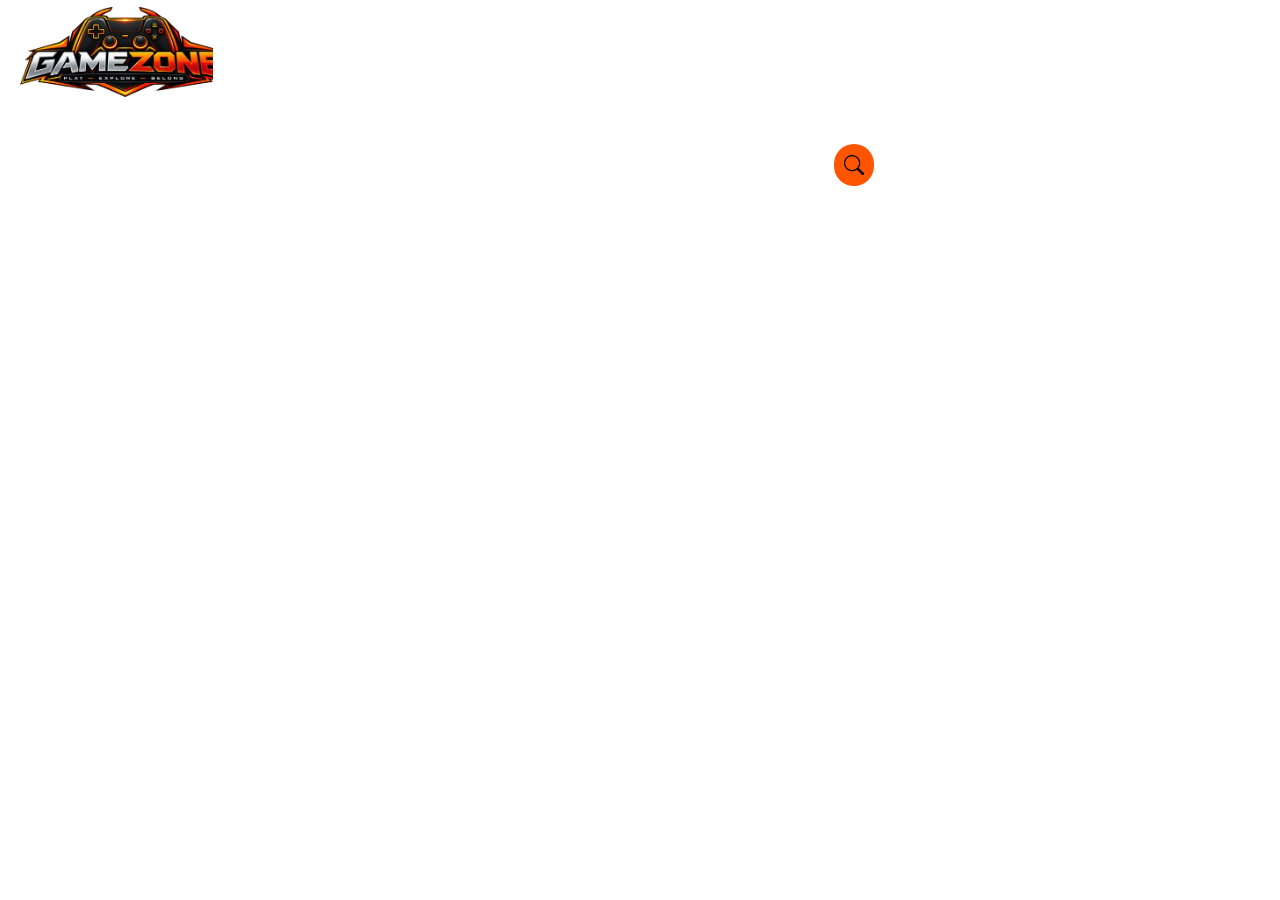
<file: header.html>
<!doctype html>
<link rel="stylesheet" href="header.css" />
<link
  rel="stylesheet"
  href="https://cdn.jsdelivr.net/npm/bootstrap-icons@1.13.1/font/bootstrap-icons.min.css" />
<div class="header-layout">
<div class="topbar">
  <div>
    <a href="trending.html"><h3>Trending</h3></a>
  </div>
  <div>
    <a href="preorders.html"><h3>Preorders</h3></a>
  </div>
  <div>
    <a href="upcoming.html"><h3>Upcoming</h3></a>
  </div>
  <div>
    <a href="blog.html"><h3>Blog</h3></a>
  </div>
  <div>
    <a href="dailydeals.html"><h3>Dialy Deals</h3></a>
  </div>
</div>

<div class="navbar">
  <div class="navbars navbar1">
    <img src="./images/logo.png" alt="logo" />
  </div>
  <div class="navbars navbar2">
    <a href="cart.html"><i class="bi bi-cart4"></i></a>
  </div>
  <div class="navbars navbar3">
    <a href="login.html"><i class="bi bi-person-fill"></i></a>
  </div>
</div>

<div class="overlaybar">
  <div class="overlaybars">
    <a href="pc.html"
      ><i class="bi bi-tv"></i>
      <h3>Pc</h3></a
    >
  </div>
  <div class="overlaybars">
    <a href="playstation.html"
      ><i class="bi bi-playstation"></i>
      <h3>PlayStation</h3></a
    >
  </div>
  <div class="overlaybars">
    <a href="xbox.html"
      ><i class="bi bi-xbox"></i>
      <h3>Xbox</h3></a
    >
  </div>
  <div class="overlaybars">
    <a href="nintendo.html"
      ><i class="bi bi-nintendo-switch"></i>
      <h3>Nintendo</h3></a
    >
  </div>
  <div class="overlaybarsearch"><i class="bi bi-search"></i></div>
</div>
</div>
</file>
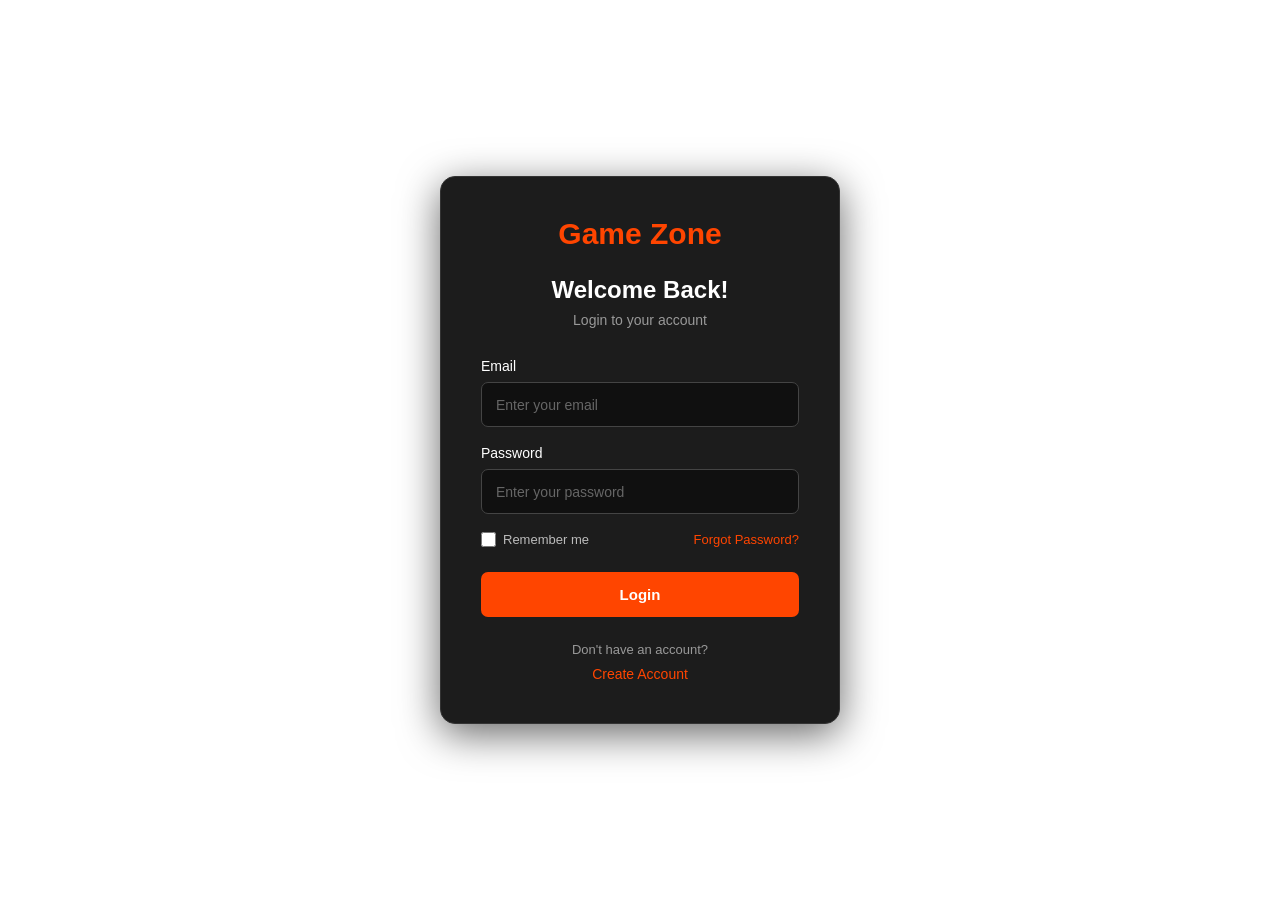
<file: login.html>
<!DOCTYPE html>
<html lang="en">
<head>
    <meta charset="UTF-8">
    <meta name="viewport" content="width=device-width, initial-scale=1.0">
    <title>GameZone - Login</title>
    <link rel="stylesheet" href="login.css">
</head>

<body>

    <div class="outerbox">

        <h3>Game Zone</h3>

        <h3>Welcome Back!</h3>

        <h3>Login to your account</h3>

        <div>
            <h3>Email</h3>
            <input
                type="email"
                placeholder="Enter your email">
        </div>

        <div>
            <h3>Password</h3>
            <input
                type="password"
                placeholder="Enter your password">
        </div>

        <div class="login-options">

            <label>
                <input type="checkbox">
                <span>Remember me</span>
            </label>

            <a href="#">Forgot Password?</a>

        </div>

        <button type="button">
            Login
        </button>

        <h3>Don't have an account?</h3>

        <a href="register.html">
            Create Account
        </a>

    </div>

</body>
</html>
</file>
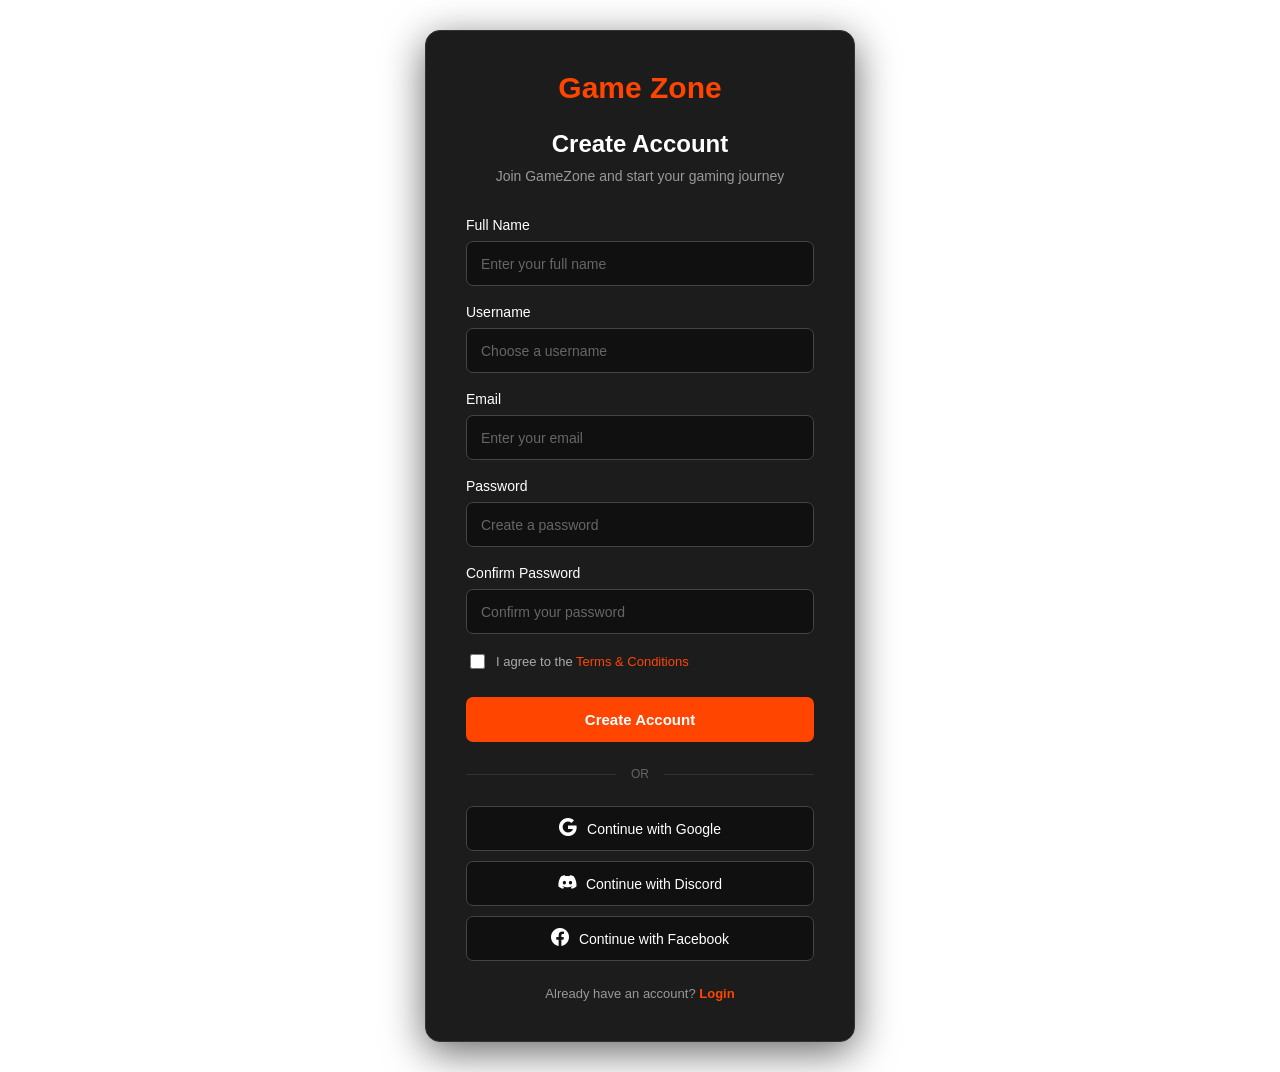
<file: register.html>
<!DOCTYPE html>
<html lang="en">

<head>
    <meta charset="UTF-8">
    <meta name="viewport" content="width=device-width, initial-scale=1.0">
    <title>GameZone - Register</title>

    <link rel="stylesheet" href="register.css">

    <link
        rel="stylesheet"
        href="https://cdn.jsdelivr.net/npm/bootstrap-icons@1.13.1/font/bootstrap-icons.min.css">
</head>

<body>

    <div class="register-box">

        <h1>Game Zone</h1>

        <h2>Create Account</h2>

        <p class="subtitle">
            Join GameZone and start your gaming journey
        </p>

        <form>

            <div class="input-group">
                <label for="fullname">Full Name</label>
                <input
                    type="text"
                    id="fullname"
                    name="fullname"
                    placeholder="Enter your full name"
                    required>
            </div>

            <div class="input-group">
                <label for="username">Username</label>
                <input
                    type="text"
                    id="username"
                    name="username"
                    placeholder="Choose a username"
                    required>
            </div>

            <div class="input-group">
                <label for="email">Email</label>
                <input
                    type="email"
                    id="email"
                    name="email"
                    placeholder="Enter your email"
                    required>
            </div>

            <div class="input-group">
                <label for="password">Password</label>
                <input
                    type="password"
                    id="password"
                    name="password"
                    placeholder="Create a password"
                    required>
            </div>

            <div class="input-group">
                <label for="confirm-password">Confirm Password</label>
                <input
                    type="password"
                    id="confirm-password"
                    name="confirm-password"
                    placeholder="Confirm your password"
                    required>
            </div>

            <label class="terms">
                <input type="checkbox" required>

                <span>
                    I agree to the
                    <a href="#">Terms & Conditions</a>
                </span>
            </label>

            <button type="submit" class="register-btn">
                Create Account
            </button>

        </form>

        <div class="divider">
            <span>OR</span>
        </div>

        <div class="social-login">

            <button type="button" class="social-btn google">
                <i class="bi bi-google"></i>
                Continue with Google
            </button>

            <button type="button" class="social-btn discord">
                <i class="bi bi-discord"></i>
                Continue with Discord
            </button>

            <button type="button" class="social-btn facebook">
                <i class="bi bi-facebook"></i>
                Continue with Facebook
            </button>

        </div>

        <p class="login-text">
            Already have an account?
            <a href="login.html">Login</a>
        </p>

    </div>

</body>

</html>
</file>
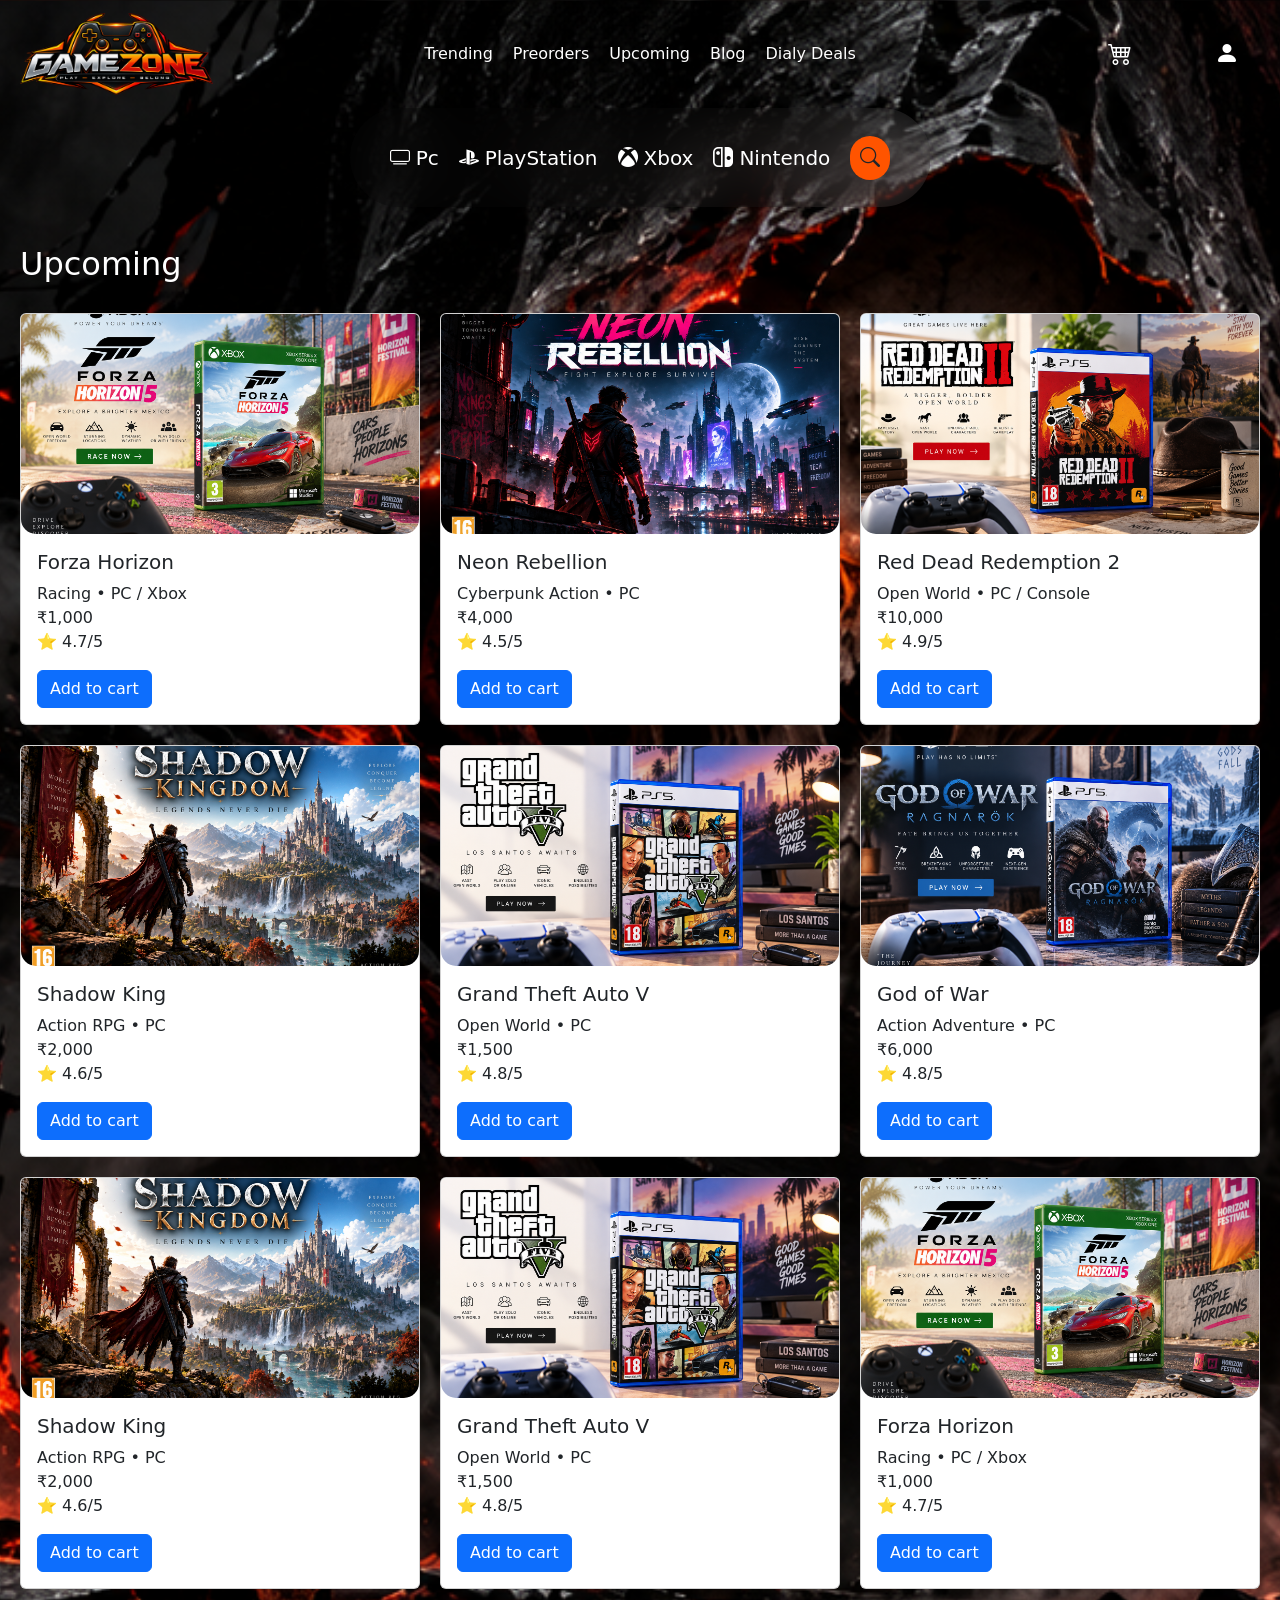
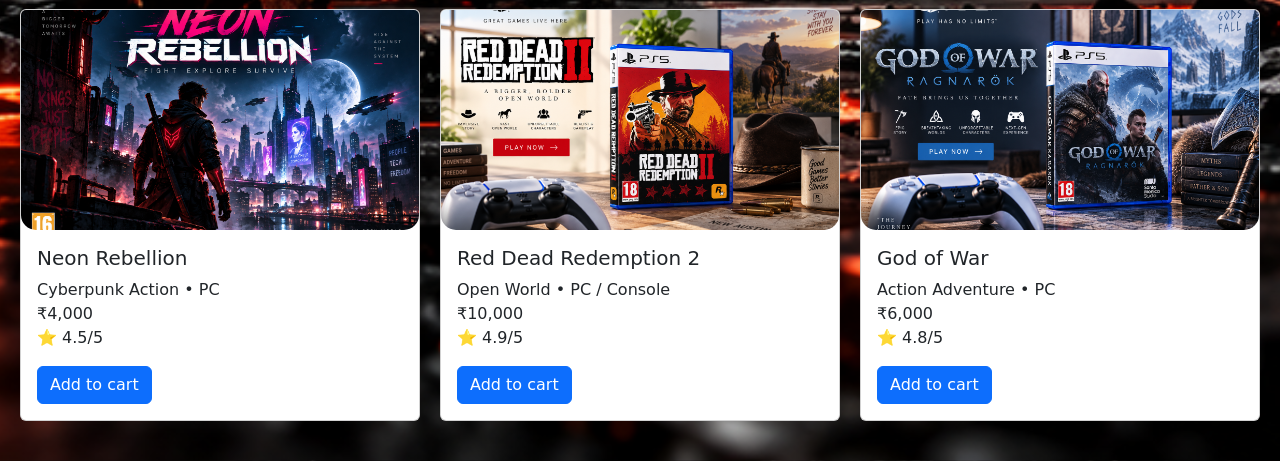
<file: upcoming.html>
<!doctype html>
<html lang="en">
  <head>
    <meta charset="UTF-8" />
    <meta name="viewport" content="width=device-width, initial-scale=1.0" />
    <title>Upcoming</title>
    <link
      rel="stylesheet"
      href="https://cdn.jsdelivr.net/npm/bootstrap-icons@1.13.1/font/bootstrap-icons.min.css" />
    <link
      href="https://cdn.jsdelivr.net/npm/bootstrap@5.3.8/dist/css/bootstrap.min.css"
      rel="stylesheet"
      integrity="sha384-sRIl4kxILFvY47J16cr9ZwB07vP4J8+LH7qKQnuqkuIAvNWLzeN8tE5YBujZqJLB"
      crossorigin="anonymous" />
    <link rel="stylesheet" href="upcoming.css" />
    <link rel="stylesheet" href="header.css" />
  </head>
  <body>
    <div id="header"></div>
    <h1>Upcoming</h1>
    <div class="home">
      <div class="card">
        <img
          src="./images/forzahorizan.png"
          class="card-img-top"
          alt="Forza Horizon" />

        <div class="card-body">
          <h5 class="card-title">Forza Horizon</h5>

          <p class="card-text">
            Racing • PC / Xbox<br />
            ₹1,000<br />
            ⭐ 4.7/5
          </p>

          <a href="#" class="btn btn-primary">Add to cart</a>
        </div>
      </div>

      <div class="card">
        <img
          src="./images/neonrebellon.png"
          class="card-img-top"
          alt="Neon Rebellion" />

        <div class="card-body">
          <h5 class="card-title">Neon Rebellion</h5>

          <p class="card-text">
            Cyberpunk Action • PC<br />
            ₹4,000<br />
            ⭐ 4.5/5
          </p>

          <a href="#" class="btn btn-primary">Add to cart</a>
        </div>
      </div>

      <div class="card">
        <img
          src="./images/reddead2.png"
          class="card-img-top"
          alt="Red Dead Redemption 2" />

        <div class="card-body">
          <h5 class="card-title">Red Dead Redemption 2</h5>

          <p class="card-text">
            Open World • PC / Console<br />
            ₹10,000<br />
            ⭐ 4.9/5
          </p>

          <a href="#" class="btn btn-primary">Add to cart</a>
        </div>
      </div>

      <div class="card">
        <img
          src="./images/shadowking.png"
          class="card-img-top"
          alt="Shadow King" />

        <div class="card-body">
          <h5 class="card-title">Shadow King</h5>

          <p class="card-text">
            Action RPG • PC<br />
            ₹2,000<br />
            ⭐ 4.6/5
          </p>

          <a href="#" class="btn btn-primary">Add to cart</a>
        </div>
      </div>

      <div class="card">
        <img
          src="./images/gta5.png"
          class="card-img-top"
          alt="Grand Theft Auto V" />

        <div class="card-body">
          <h5 class="card-title">Grand Theft Auto V</h5>

          <p class="card-text">
            Open World • PC<br />
            ₹1,500<br />
            ⭐ 4.8/5
          </p>

          <a href="#" class="btn btn-primary">Add to cart</a>
        </div>
      </div>

      <div class="card">
        <img
          src="./images/godofwar.png"
          class="card-img-top"
          alt="God of War" />

        <div class="card-body">
          <h5 class="card-title">God of War</h5>

          <p class="card-text">
            Action Adventure • PC<br />
            ₹6,000<br />
            ⭐ 4.8/5
          </p>

          <a href="#" class="btn btn-primary">Add to cart</a>
        </div>
      </div>
      <div class="card">
        <img
          src="./images/shadowking.png"
          class="card-img-top"
          alt="Shadow King" />

        <div class="card-body">
          <h5 class="card-title">Shadow King</h5>

          <p class="card-text">
            Action RPG • PC<br />
            ₹2,000<br />
            ⭐ 4.6/5
          </p>

          <a href="#" class="btn btn-primary">Add to cart</a>
        </div>
      </div>

      <div class="card">
        <img
          src="./images/gta5.png"
          class="card-img-top"
          alt="Grand Theft Auto V" />

        <div class="card-body">
          <h5 class="card-title">Grand Theft Auto V</h5>

          <p class="card-text">
            Open World • PC<br />
            ₹1,500<br />
            ⭐ 4.8/5
          </p>

          <a href="#" class="btn btn-primary">Add to cart</a>
        </div>
      </div>

      <div class="card">
        <img
          src="./images/forzahorizan.png"
          class="card-img-top"
          alt="Forza Horizon" />

        <div class="card-body">
          <h5 class="card-title">Forza Horizon</h5>

          <p class="card-text">
            Racing • PC / Xbox<br />
            ₹1,000<br />
            ⭐ 4.7/5
          </p>

          <a href="#" class="btn btn-primary">Add to cart</a>
        </div>
      </div>

      <div class="card">
        <img
          src="./images/neonrebellon.png"
          class="card-img-top"
          alt="Neon Rebellion" />

        <div class="card-body">
          <h5 class="card-title">Neon Rebellion</h5>

          <p class="card-text">
            Cyberpunk Action • PC<br />
            ₹4,000<br />
            ⭐ 4.5/5
          </p>

          <a href="#" class="btn btn-primary">Add to cart</a>
        </div>
      </div>

      <div class="card">
        <img
          src="./images/reddead2.png"
          class="card-img-top"
          alt="Red Dead Redemption 2" />

        <div class="card-body">
          <h5 class="card-title">Red Dead Redemption 2</h5>

          <p class="card-text">
            Open World • PC / Console<br />
            ₹10,000<br />
            ⭐ 4.9/5
          </p>

          <a href="#" class="btn btn-primary">Add to cart</a>
        </div>
      </div>

      <div class="card">
        <img
          src="./images/godofwar.png"
          class="card-img-top"
          alt="God of War" />

        <div class="card-body">
          <h5 class="card-title">God of War</h5>

          <p class="card-text">
            Action Adventure • PC<br />
            ₹6,000<br />
            ⭐ 4.8/5
          </p>
          <a href="#" class="btn btn-primary">Add to cart</a>
        </div>
      </div>
    </div>
    <script src="script.js"></script>
    <script
      src="https://cdn.jsdelivr.net/npm/bootstrap@5.3.8/dist/js/bootstrap.bundle.min.js"
      integrity="sha384-FKyoEForCGlyvwx9Hj09JcYn3nv7wiPVlz7YYwJrWVcXK/BmnVDxM+D2scQbITxI"
      crossorigin="anonymous"></script>
    <script
      src="https://cdn.jsdelivr.net/npm/@popperjs/core@2.11.8/dist/umd/popper.min.js"
      integrity="sha384-I7E8VVD/ismYTF4hNIPjVp/Zjvgyol6VFvRkX/vR+Vc4jQkC+hVqc2pM8ODewa9r"
      crossorigin="anonymous"></script>
    <script
      src="https://cdn.jsdelivr.net/npm/bootstrap@5.3.8/dist/js/bootstrap.min.js"
      integrity="sha384-G/EV+4j2dNv+tEPo3++6LCgdCROaejBqfUeNjuKAiuXbjrxilcCdDz6ZAVfHWe1Y"
      crossorigin="anonymous"></script>
  </body>
</html>
</file>
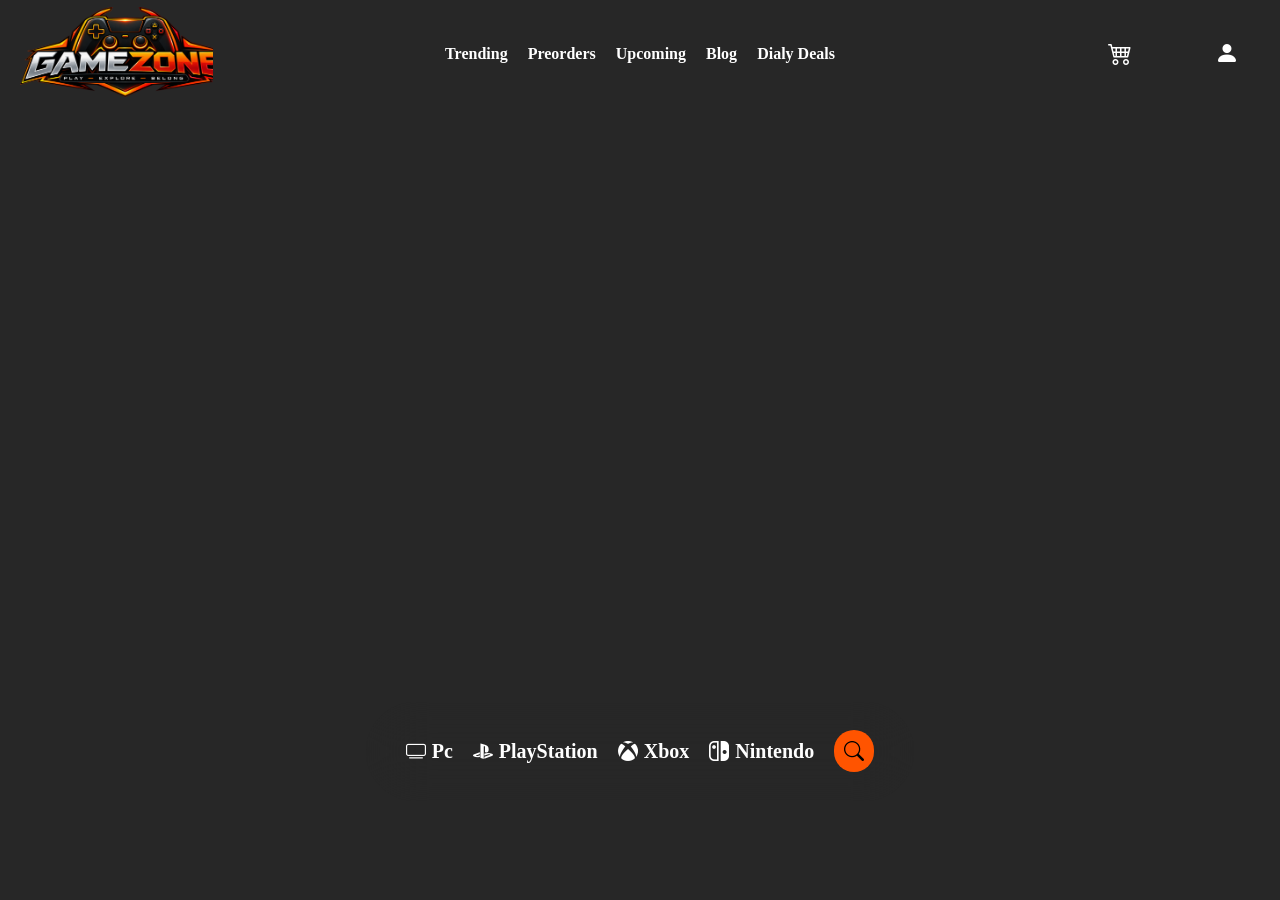
<file: xbox.html>
<!doctype html>
<html lang="en">
  <head>
    <meta charset="UTF-8" />
    <meta name="viewport" content="width=device-width, initial-scale=1.0" />
    <title>gamezone</title>
    <link rel="stylesheet" href="index.css" />
    <link rel="stylesheet" href="header.css" />
    <link
      rel="stylesheet"
      href="https://cdn.jsdelivr.net/npm/bootstrap-icons@1.13.1/font/bootstrap-icons.min.css" />
  </head>
  <body>
    <div class="topbar">
      <div>
        <a href="trending.html"><h3>Trending</h3></a>
      </div>
      <div>
        <a href="preorders.html"><h3>Preorders</h3></a>
      </div>
      <div>
        <a href="upcoming.html"><h3>Upcoming</h3></a>
      </div>
      <div>
        <a href="blog.html"><h3>Blog</h3></a>
      </div>
      <div>
        <a href="dailydeals.html"><h3>Dialy Deals</h3></a>
      </div>
    </div>

    <div class="navbar">
      <div class="navbars navbar1">
        <img src="./images/logo.png" alt="logo" />
      </div>
      <div class="navbars navbar2">
        <a href="cart.html"><i class="bi bi-cart4"></i></a>
      </div>
      <div class="navbars navbar3">
        <a href="login.html"><i class="bi bi-person-fill"></i></a>
      </div>
    </div>

    <div class="overlaybar">
      <div class="overlaybars">
        <a href="pc.html"
          ><i class="bi bi-tv"></i>
          <h3>Pc</h3></a
        >
      </div>
      <div class="overlaybars">
        <a href="playstation.html"
          ><i class="bi bi-playstation"></i>
          <h3>PlayStation</h3></a
        >
      </div>
      <div class="overlaybars">
        <a href="xbox.html"
          ><i class="bi bi-xbox"></i>
          <h3>Xbox</h3></a
        >
      </div>
      <div class="overlaybars">
        <a href="nintendo.html"
          ><i class="bi bi-nintendo-switch"></i>
          <h3>Nintendo</h3></a
        >
      </div>
      <div class="overlaybarsearch"><i class="bi bi-search"></i></div>
    </div>

    <div class="home">
      <div class="products"></div>
      <div class="products"></div>
      <div class="products"></div>
      <div class="products"></div>
      <div class="products"></div>
      <div class="products"></div>
      <div class="products"></div>
      <div class="products"></div>
      <div class="products"></div>
      <div class="products"></div>
      <div class="products"></div>
      <div class="products"></div>
      <div class="products"></div>
      <div class="products"></div>
      <div class="products"></div>
      <div class="products"></div>
    </div>
    <script src="script.js"></script>
  </body>
</html>
</file>
<file: header.css>
.header-layout {
  margin: 0;
  display: grid;
  grid-template-columns: repeat(12, 1fr);
  grid-template-rows: 12vh 10vh minmax(0, 1fr);
  height: 25vh;
  gap: 0;
  background-color: transparent;
  /* background-color: black; */
}

.header-layout::-webkit-scrollbar {
  display: none;
}

a {
  text-decoration: none;
  color: white;
}

.topbar {
  position: sticky;
  background-color: transparent;
  grid-area: 1/4/2/10;
  height: 10vh;
  z-index: 2;
  display: grid;
  grid-auto-flow: column;
  justify-content: center;
  align-items: center;
  gap: 20px;
}

.topbar h3 {
  color: white;
  font-size: 16px;
  margin: 0;
}

.navbar {
  position: fixed;
  top: 0;
  left: 0;
  width: 100%;
  background-color: transparent;
  transition: background-color 0.3s ease;
  grid-area: 1/1/2/13;
  height: 12vh;
  z-index: 1;
  display: grid !important;
  grid-auto-flow: column;
  grid-template-columns: repeat(12, 1fr);
  align-items: center;
}

.navbars {
  overflow: hidden;
}
.navbar1 {
  margin-left: 20px;
  grid-column: 1/3;
}

.navbar1 img {
  max-width: 20vw;
  max-height: 10vh;
}

.navbar2 {
  grid-column: 11/12;
  justify-self: center;
  display: flex !important;
  align-items: center;
  justify-content: center;
}

.navbar2 .bi-cart4 {
  font-size: 24px;
  color: white;
}

.navbar3 {
  grid-column: 12/13;
  justify-self: center;
  display: flex !important;
  align-items: center;
  justify-content: center;
}

.navbar3 .bi-person-fill {
  font-size: 24px;
  color: white;
}

.overlaybar {
  position: sticky;
  top: 0;
  border-radius: 50px;
  grid-area: 2/4/3/10;
  justify-self: center;
  width: fit-content;
  padding: 0 40px;
  height: 11vh;
  backdrop-filter: blur(30px);
  z-index: 1;
  display: flex;
  justify-content: center;
  align-items: center;
  gap: 20px;
  cursor: pointer;
  font-size: 70px;
  transition: top 0.3s ease;
}

.is-scrolled .navbar {
  background-color: rgba(0, 0, 0, 0.8);
}

.is-scrolled .overlaybar {
  position: fixed;
  top: 1vh;
  left: 50%;
  width: fit-content;
  z-index: 3;
  /* background-color: transparent; */
  backdrop-filter: blur(0px);
  transform: translateX(-50%) scale(0.9);
}

.overlaybars {
  border-radius: 20px;
  color: white;
}

.overlaybarsearch .bi-search {
  padding: 10px;
  border-radius: 50px;
  background-color: #ff5400;
  font-size: 20px;
}

.overlaybars a {
  display: flex;
  align-items: center;
  gap: 6px;
  white-space: nowrap;
}

.overlaybars h3 {
  margin: 0;
  font-size: 20px;
}

.overlaybars i {
  font-size: 20px;
}

.overlaybarsearch {
  font-size: 20px;
  justify-content: center;
  align-items: center;
}

.overlaybars:hover {
  background-color: gray;
}

.overlaybarsearch:hover {
  transform: scale(1.2);
}

/* Mobile devices (phones and small tablets) */
@media (max-width: 768px) {
  .header-layout {
    grid-template-rows: 10vh minmax(0, 1fr);
    height: auto;
    min-height: 10vh;
  }

  .topbar {
    display: none;
  }

  .navbar {
    height: 10vh;
    grid-area: 1/1/2/13;
  }

  .navbar1 {
    margin-left: 15px;
    grid-column: 1/4;
  }

  .navbar1 img {
    max-width: 30vw;
    max-height: 8vh;
  }

  .navbar2 {
    grid-column: 10/12;
  }

  .navbar3 {
    grid-column: 12/13;
  }

  .navbar2 .bi-cart4,
  .navbar3 .bi-person-fill {
    font-size: 24px;
  }

  .overlaybar {
    top: 10vh;
    width: 100%;
    height: 10vh;
    padding: 0 10px;
    gap: 15px;
    border-radius: 0;
    margin: 0;
    flex-wrap: nowrap;
    justify-content: space-around;
    background-color: rgba(0, 0, 0, 0.9);
    backdrop-filter: blur(10px);
  }

  .is-scrolled .overlaybar {
    position: fixed;
    top: 10vh;
    left: 0;
    transform: none;
    width: 100%;
    background-color: rgba(0, 0, 0, 0.95);
  }

  .overlaybars a {
    gap: 4px;
    flex-direction: column;
  }

  .overlaybars h3 {
    font-size: 10px;
    margin: 0;
  }

  .overlaybars i {
    font-size: 16px;
  }

  .overlaybarsearch {
    display: none;
  }
}

/* Tablet devices */
@media (min-width: 769px) and (max-width: 1024px) {
  .header-layout {
    grid-template-rows: 10vh 9vh minmax(0, 1fr);
    height: 19vh;
  }

  .topbar {
    grid-area: 1/3/2/11;
    height: 10vh;
    gap: 8px;
  }

  .topbar h3 {
    font-size: 11px;
  }

  .navbar {
    height: 10vh;
  }

  .navbar1 img {
    max-width: 19vw;
    max-height: 9vh;
  }

  .navbar2 .bi-cart4,
  .navbar3 .bi-person-fill {
    font-size: 22px;
  }

  .overlaybar {
    width: fit-content;
    height: 9vh;
    padding: 0 18px;
    gap: 6px;
  }

  .is-scrolled .overlaybar {
    position: fixed;
    top: 1vh;
    left: 50%;
    transform: translateX(-50%);
    width: fit-content;
  }

  .overlaybars h3 {
    font-size: 13px;
  }

  .overlaybars i {
    font-size: 13px;
  }

  .overlaybarsearch .bi-search {
    padding: 9px;
    font-size: 13px;
  }
}

/* Desktop devices */
@media (min-width: 1025px) {
  .header-layout {
    grid-template-rows: 12vh 10vh minmax(0, 1fr);
    height: 22vh;
  }

  .topbar {
    grid-area: 1/4/2/10;
    height: 12vh;
    gap: 20px;
  }

  .topbar h3 {
    font-size: 16px;
  }

  .navbar {
    height: 12vh;
  }

  .navbar1 img {
    max-width: 20vw;
    max-height: 10vh;
  }

  .navbar2 .bi-cart4,
  .navbar3 .bi-person-fill {
    font-size: 24px;
  }

  .overlaybar {
    height: 11vh;
    padding: 0 40px;
    gap: 20px;
    font-size: 20px;
  }

  .is-scrolled .overlaybar {
    position: fixed;
    top: 1vh;
    left: 50%;
    transform: translateX(-50%) scale(0.9);
    width: fit-content;
  }

  .overlaybars h3 {
    font-size: 20px;
  }

  .overlaybars i {
    font-size: 20px;
  }

  .overlaybarsearch .bi-search {
    padding: 10px;
    font-size: 20px;
  }
}
</file>
<file: login.css>
* {
  box-sizing: border-box;
}

body {
  margin: 0;
  min-height: 100vh;
  display: flex;
  justify-content: center;
  align-items: center;
  /* background: #101010; */
  font-family: Arial, sans-serif;
  color: white;
}

.outerbox {
  width: 400px;
  padding: 40px;
  background: #1c1c1c;
  border: 1px solid #333;
  border-radius: 15px;
  box-shadow: 0 10px 40px rgba(0, 0, 0, 0.6);
  text-align: center;
}

.outerbox > h3:first-child {
  margin: 0 0 25px;
  font-size: 30px;
  color: orangered;
}

.outerbox > h3:nth-child(2) {
  margin: 0 0 8px;
  font-size: 24px;
}

.outerbox > h3:nth-child(3) {
  margin: 0 0 30px;
  font-size: 14px;
  font-weight: normal;
  color: #999;
}

.outerbox > div:not(.login-options) {
  text-align: left;
  margin-bottom: 18px;
}

.outerbox > div:not(.login-options) h3 {
  margin: 0 0 8px;
  font-size: 14px;
  font-weight: normal;
  color: white;
}

.outerbox input[type="email"],
.outerbox input[type="password"] {
  width: 100%;
  height: 45px;
  padding: 0 14px;
  border: 1px solid #444;
  border-radius: 7px;
  outline: none;
  background: #101010;
  color: white;
  font-size: 14px;
}

.outerbox input::placeholder {
  color: #666;
}

.outerbox input[type="email"]:focus,
.outerbox input[type="password"]:focus {
  border-color: orangered;
  box-shadow: 0 0 5px rgba(255, 69, 0, 0.3);
}

.login-options {
  display: flex;
  justify-content: space-between;
  align-items: center;
  margin: 5px 0 25px;
}

.login-options label {
  display: flex;
  align-items: center;
  gap: 7px;
  color: #bbb;
  font-size: 13px;
  cursor: pointer;
}

.login-options label input[type="checkbox"] {
  width: 15px;
  height: 15px;
  margin: 0;
  accent-color: orangered;
  cursor: pointer;
}

.login-options a {
  color: orangered;
  font-size: 13px;
  text-decoration: none;
}

.login-options a:hover {
  text-decoration: underline;
}

.outerbox button {
  width: 100%;
  height: 45px;
  border: none;
  border-radius: 7px;
  background: orangered;
  color: white;
  font-size: 15px;
  font-weight: bold;
  cursor: pointer;
  transition: 0.3s;
}

.outerbox button:hover {
  background: #ff5722;
  transform: translateY(-2px);
}

.outerbox > h3:nth-last-of-type(1) {
  margin: 25px 0 8px;
  font-size: 13px;
  font-weight: normal;
  color: #999;
}

.outerbox > a {
  color: orangered;
  font-size: 14px;
  text-decoration: none;
}

.outerbox > a:hover {
  text-decoration: underline;
}

/* Mobile devices (phones and small tablets) */
@media (max-width: 768px) {
  .outerbox {
    width: calc(100% - 30px);
    padding: 30px 25px;
  }

  .outerbox > h3:first-child {
    font-size: 27px;
  }

  .outerbox > h3:nth-child(2) {
    font-size: 21px;
  }

  .outerbox > h3:nth-child(3) {
    font-size: 14px;
  }

  .outerbox > div:not(.login-options) h3 {
    font-size: 14px;
  }

  .outerbox input[type="email"],
  .outerbox input[type="password"] {
    height: 45px;
    font-size: 14px;
  }

  .login-options {
    gap: 13px;
  }

  .login-options label {
    font-size: 13px;
  }

  .login-options a {
    font-size: 13px;
  }

  .outerbox button {
    height: 45px;
    font-size: 15px;
  }

  .outerbox > h3:nth-last-of-type(1) {
    font-size: 13px;
  }

  .outerbox > a {
    font-size: 14px;
  }
}

/* Tablet devices */
@media (min-width: 769px) and (max-width: 1024px) {
  .outerbox {
    width: 390px;
    padding: 38px 32px;
  }

  .outerbox > h3:first-child {
    font-size: 30px;
  }

  .outerbox > h3:nth-child(2) {
    font-size: 24px;
  }

  .outerbox > h3:nth-child(3) {
    font-size: 14px;
  }

  .outerbox > div:not(.login-options) h3 {
    font-size: 14px;
  }

  .outerbox input[type="email"],
  .outerbox input[type="password"] {
    height: 45px;
    font-size: 14px;
  }

  .login-options {
    gap: 15px;
  }

  .login-options label {
    font-size: 13px;
  }

  .login-options a {
    font-size: 13px;
  }

  .outerbox button {
    height: 45px;
    font-size: 15px;
  }

  .outerbox > h3:nth-last-of-type(1) {
    font-size: 13px;
  }

  .outerbox > a {
    font-size: 14px;
  }
}

/* Desktop devices */
@media (min-width: 1025px) {
  .outerbox {
    width: 400px;
    padding: 40px;
  }

  .outerbox > h3:first-child {
    font-size: 30px;
  }

  .outerbox > h3:nth-child(2) {
    font-size: 24px;
  }

  .outerbox > h3:nth-child(3) {
    font-size: 14px;
  }

  .outerbox > div:not(.login-options) h3 {
    font-size: 14px;
  }

  .outerbox input[type="email"],
  .outerbox input[type="password"] {
    height: 45px;
    font-size: 14px;
  }

  .login-options {
    gap: 17px;
  }

  .login-options label {
    font-size: 13px;
  }

  .login-options a {
    font-size: 13px;
  }

  .outerbox button {
    height: 45px;
    font-size: 15px;
  }

  .outerbox > h3:nth-last-of-type(1) {
    font-size: 13px;
  }

  .outerbox > a {
    font-size: 14px;
  }
}
</file>
<file: register.css>
* {
  box-sizing: border-box;
}

body {
  margin: 0;
  min-height: 100vh;
  display: flex;
  justify-content: center;
  align-items: center;
  padding: 30px 15px;
  /* background: #101010; */
  color: white;
  font-family: Arial, sans-serif;
}

.register-box {
  width: 430px;
  padding: 40px;
  background: #1c1c1c;
  border: 1px solid #333;
  border-radius: 15px;
  box-shadow: 0 10px 40px rgba(0, 0, 0, 0.6);
}

.register-box h1 {
  margin: 0 0 25px;
  text-align: center;
  font-size: 30px;
  color: orangered;
}

.register-box h2 {
  margin: 0 0 8px;
  text-align: center;
  font-size: 24px;
}

.subtitle {
  margin: 0 0 30px;
  text-align: center;
  color: #999;
  font-size: 14px;
  line-height: 1.5;
}

.input-group {
  margin-bottom: 18px;
}

.input-group label {
  display: block;
  margin-bottom: 8px;
  color: white;
  font-size: 14px;
}

.input-group input {
  width: 100%;
  height: 45px;
  padding: 0 14px;
  border: 1px solid #444;
  border-radius: 7px;
  outline: none;
  background: #101010;
  color: white;
  font-size: 14px;
}

.input-group input::placeholder {
  color: #666;
}

.input-group input:focus {
  border-color: orangered;
  box-shadow: 0 0 5px rgba(255, 69, 0, 0.3);
}

.terms {
  display: flex;
  align-items: flex-start;
  gap: 8px;
  margin: 5px 0 25px;
  color: #aaa;
  font-size: 13px;
  line-height: 1.5;
  cursor: pointer;
}

.terms input {
  width: 15px;
  height: 15px;
  margin-top: 2px;
  accent-color: orangered;
  cursor: pointer;
  flex-shrink: 0;
}

.terms a {
  color: orangered;
  text-decoration: none;
}

.terms a:hover {
  text-decoration: underline;
}

.register-btn {
  width: 100%;
  height: 45px;
  border: none;
  border-radius: 7px;
  background: orangered;
  color: white;
  font-size: 15px;
  font-weight: bold;
  cursor: pointer;
  transition: 0.3s;
}

.register-btn:hover {
  background: #ff5722;
  transform: translateY(-2px);
}

.divider {
  display: flex;
  align-items: center;
  gap: 15px;
  margin: 25px 0;
  color: #666;
  font-size: 12px;
}

.divider::before,
.divider::after {
  content: "";
  flex: 1;
  height: 1px;
  background: #333;
}

.social-login {
  display: flex;
  flex-direction: column;
  gap: 10px;
}

.social-btn {
  width: 100%;
  height: 45px;
  border: 1px solid #444;
  border-radius: 7px;
  background: #101010;
  color: white;
  font-size: 14px;
  cursor: pointer;
  display: flex;
  align-items: center;
  justify-content: center;
  gap: 10px;
  transition: 0.3s;
}

.social-btn i {
  font-size: 18px;
}

.social-btn:hover {
  background: #272727;
  border-color: #666;
  transform: translateY(-1px);
}

.google:hover {
  border-color: #4285f4;
}

.discord:hover {
  border-color: #5865f2;
}

.facebook:hover {
  border-color: #1877f2;
}

.login-text {
  margin: 25px 0 0;
  text-align: center;
  color: #999;
  font-size: 13px;
}

.login-text a {
  color: orangered;
  text-decoration: none;
  font-weight: bold;
}

.login-text a:hover {
  text-decoration: underline;
}

/* Mobile devices (phones and small tablets) */
@media (max-width: 768px) {
  body {
    padding: 25px 15px;
  }

  .register-box {
    width: 100%;
    padding: 30px 25px;
  }

  .register-box h1 {
    font-size: 27px;
  }

  .register-box h2 {
    font-size: 21px;
  }

  .subtitle {
    font-size: 14px;
  }

  .input-group label {
    font-size: 14px;
  }

  .input-group input {
    height: 45px;
    font-size: 14px;
  }

  .terms {
    font-size: 13px;
    gap: 8px;
  }

  .terms input {
    width: 15px;
    height: 15px;
  }

  .register-btn {
    height: 45px;
    font-size: 15px;
  }

  .divider {
    font-size: 12px;
    gap: 15px;
  }

  .social-btn {
    height: 45px;
    font-size: 14px;
  }

  .social-btn i {
    font-size: 18px;
  }

  .login-text {
    font-size: 13px;
  }
}

/* Tablet devices */
@media (min-width: 769px) and (max-width: 1024px) {
  body {
    padding: 30px 25px;
  }

  .register-box {
    width: 420px;
    padding: 38px 32px;
  }

  .register-box h1 {
    font-size: 30px;
  }

  .register-box h2 {
    font-size: 24px;
  }

  .subtitle {
    font-size: 14px;
  }

  .input-group label {
    font-size: 14px;
  }

  .input-group input {
    height: 45px;
    font-size: 14px;
  }

  .terms {
    font-size: 13px;
    gap: 8px;
  }

  .terms input {
    width: 15px;
    height: 15px;
  }

  .register-btn {
    height: 45px;
    font-size: 15px;
  }

  .divider {
    font-size: 12px;
    gap: 15px;
  }

  .social-btn {
    height: 45px;
    font-size: 14px;
  }

  .social-btn i {
    font-size: 18px;
  }

  .login-text {
    font-size: 13px;
  }
}

/* Desktop devices */
@media (min-width: 1025px) {
  body {
    padding: 30px 15px;
  }

  .register-box {
    width: 430px;
    padding: 40px;
  }

  .register-box h1 {
    font-size: 30px;
  }

  .register-box h2 {
    font-size: 24px;
  }

  .subtitle {
    font-size: 14px;
  }

  .input-group label {
    font-size: 14px;
  }

  .input-group input {
    height: 45px;
    font-size: 14px;
  }

  .terms {
    font-size: 13px;
    gap: 8px;
  }

  .terms input {
    width: 15px;
    height: 15px;
  }

  .register-btn {
    height: 45px;
    font-size: 15px;
  }

  .divider {
    font-size: 12px;
    gap: 15px;
  }

  .social-btn {
    height: 45px;
    font-size: 14px;
  }

  .social-btn i {
    font-size: 18px;
  }

  .login-text {
    font-size: 13px;
  }
}
</file>
<file: upcoming.css>
html {
  overflow-x: hidden;
  scrollbar-width: none; /* Firefox */
  -ms-overflow-style: none; /* IE/Edge */
}

body {
  margin: 0;
  display: grid;
  grid-template-columns: repeat(12, 1fr);
  grid-template-rows: 25vh auto minmax(0, 1fr) auto;
  min-height: 100vh;
  height: auto;
  gap: 10px;
  overflow-x: hidden;
  overflow-y: auto;
  background-image: url(./images/backgroundimage.png);
  background-size: cover;
  background-position: center;
  background-repeat: repeat;
  background-color: black;
  scrollbar-width: none;
  -ms-overflow-style: none;
}

body::-webkit-scrollbar {
  display: none;
}

a {
  text-decoration: none;
  color: white;
}

#header {
  position: static;
  top: 0;
  grid-area: 1 / 1 / 2 / 13;
  height: 20vh;
  z-index: 2;
  overflow: visible;
}

#footer {
  grid-area: 4 / 1 / 5 / 13;
  width: 100%;
}

h1 {
  grid-area: 2 / 1 / 3 / 13;
  color: white;
  font-size: 32px;
  margin: 10px 0 10px 20px;
  text-align: left;
}

.home {
  grid-area: 3 / 1 / 4 / 13;
  display: grid;
  grid-template-columns: repeat(3, 1fr);
  gap: 20px;
  padding: 10px 20px 30px 20px;
  z-index: 1;
  overflow: auto;
}

.home .card {
  width: 100%;
  max-width: 100%;
}

.home .card-img-top {
  height: 220px;
  object-fit: cover;
}

.card:hover {
  transform: scale(1.05);
}

button {
  border: none;
  width: 100%;
  min-height: 200px;
  border-radius: 15%;
  margin: 0;
  padding: 0;
  outline: none;
}

img {
  width: 100%;
  height: 100%;
  border-radius: 15px;
  object-fit: cover;
  overflow: hidden;
}

/* Mobile devices (phones and small tablets) */
@media (max-width: 768px) {
  body {
    display: block;
    height: auto;
  }

  #header {
    height: 14vh;
  }

  h1 {
    font-size: 24px;
    margin-left: 12px;
  }

  .home {
    grid-template-columns: 1fr;
    padding: 10px 15px 20px 15px;
    gap: 18px;
  }

  .home .card-img-top {
    height: 180px;
  }

  button {
    min-height: 180px;
  }
}

/* Tablet devices */
@media (min-width: 769px) and (max-width: 1024px) {
  body {
    grid-template-rows: 20vh auto minmax(0, 1fr) auto;
  }

  #header {
    height: 20vh;
  }

  h1 {
    font-size: 30px;
    margin-left: 18px;
  }

  .home {
    grid-template-columns: repeat(2, 1fr);
    padding: 10px 18px 28px 18px;
    gap: 18px;
  }

  .home .card-img-top {
    height: 190px;
  }

  button {
    min-height: 190px;
  }
}

/* Desktop devices */
@media (min-width: 1025px) {
  body {
    grid-template-rows: 25vh auto minmax(0, 1fr) auto;
  }

  #header {
    height: 25vh;
  }

  h1 {
    font-size: 32px;
    margin-left: 20px;
  }

  .home {
    grid-template-columns: repeat(3, 1fr);
    padding: 10px 20px 30px 20px;
    gap: 20px;
  }

  .home .card-img-top {
    height: 220px;
  }

  button {
    min-height: 220px;
  }
}
</file>
<file: index.css>
html {
  overflow-x: hidden;
  scrollbar-width: none; /* Firefox */
  -ms-overflow-style: none; /* IE/Edge */
}

body {
  margin: 0;
  display: grid;
  grid-template-columns: repeat(12, 1fr);
  grid-template-rows: 78vh auto auto auto auto auto;
  min-height: 100vh;
  height: auto;
  overflow-x: hidden;
  overflow-y: auto;
  gap: 0;
  background-color: #272727;
  background-size: cover;
  background-position: center;
  background-repeat: repeat;
  scrollbar-width: none;
  -ms-overflow-style: none;
}

body::-webkit-scrollbar {
  display: none;
}

a {
  text-decoration: none;
  color: white;
}

#header {
  position: relative;
  top: 0;
  grid-area: 1 / 1 / 2 / 13;
  height: auto;
  z-index: 2;
  overflow: visible;
}

.homepage1 {
  grid-area: 1 / 1 / 2 / 13;
  height: 78vh;
  width: 100%;
  margin: 0;
  padding: 0;
  overflow: hidden;
  z-index: 1;
  position: relative;
}

.homepage1 .carousel,
.homepage1 .carousel-inner,
.homepage1 .carousel-item {
  height: 100%;
  width: 100%;
}

.homepage1 .carousel-item img {
  height: 100%;
  width: 100%;
  object-fit: cover;
  display: block;
}

.homepage2 {
  grid-row-start: 2;
  background-color: transparent;
  /* border: 1px solid white; */
  grid-column: 1/13;
  min-height: 70vh;
  height: auto;
  display: flex;
  flex-direction: column;
  justify-content: flex-start;
  align-items: stretch;
  z-index: 1;
  overflow: hidden;
  padding: 10px 20px 20px 20px;
  box-sizing: border-box;
}

.homepage2::-webkit-scrollbar {
  display: none;
}

.homepage2 h1 {
  font-size: 30px;
  color: white;
  margin: 10px 0 20px 10px;
  text-align: left;
}

#trending-products {
  display: grid;
  grid-template-columns: repeat(3, 1fr);
  column-gap: 20px;
  row-gap: 20px;
  width: 100%;
}

.homepage3 {
  color: white;
  grid-row-start: 3;
  background-color: transparent;
  grid-column: 1/13;
  height: 20vh;
  display: flex;
  grid-auto-flow: column;
  justify-content: center;
  align-items: center;
  z-index: 1;
  gap: 20px;
  font-size: 25px;
  background-color: #101010;
}

.homepage3 h3 .bi {
  color: orangered;
}

.middlebar {
  grid-auto-flow: column;
}

.homepage4 {
  grid-row-start: 4;
  background-color: transparent;
  /* border: 1px solid white; */
  grid-column: 1/13;
  min-height: 95vh;
  height: auto;
  display: flex;
  flex-direction: column;
  justify-content: flex-start;
  align-items: stretch;
  z-index: 1;
  overflow: hidden;
  padding: 10px 20px 20px 20px;
  box-sizing: border-box;
}

#preorders-products {
  display: grid;
  grid-template-columns: repeat(3, 1fr);
  column-gap: 20px;
  row-gap: 20px;
  width: 100%;
}

.homepage4::-webkit-scrollbar {
  display: none;
}

.homepage4 h1 {
  font-size: 30px;
  color: white;
  margin: 10px 0 20px 10px;
  text-align: left;
}

.homepage5 {
  grid-row-start: 5;
  background-color: transparent;
  /* border: 1px solid white; */
  grid-column: 1/13;
  min-height: 95vh;
  height: auto;
  display: flex;
  flex-direction: column;
  justify-content: flex-start;
  align-items: stretch;
  z-index: 1;
  overflow: hidden;
  padding: 10px 20px 20px 20px;
  box-sizing: border-box;
}

#upcoming-products {
  display: grid;
  grid-template-columns: repeat(3, 1fr);
  column-gap: 20px;
  row-gap: 20px;
  width: 100%;
}

.homepage5::-webkit-scrollbar {
  display: none;
}

.homepage5 h1 {
  font-size: 30px;
  color: white;
  margin: 10px 0 20px 10px;
  text-align: left;
}

#trending-products .card,
#preorders-products .card,
#upcoming-products .card {
  width: 100%;
  max-width: 100%;
}

#trending-products .card-img-top,
#preorders-products .card-img-top,
#upcoming-products .card-img-top {
  height: 220px;
  object-fit: cover;
}

.homepage6 {
  grid-row-start: 6;
  background-color: transparent;
  grid-column: 1/13;
  height: auto;
  min-height: 60vh;
  display: flex;
  justify-content: center;
  align-items: center;
  padding: 0;
  z-index: 1;
}

.homepage2 iframe {
  width: 100%;
  height: 100%;
  border: none;
}

.homepage4 iframe {
  width: 100%;
  height: 100%;
  border: none;
}

#footer {
  width: fit-content;
  height: fit-content;
}

@media (max-width: 900px) {
  body {
    grid-template-rows: 70vh auto auto auto auto auto;
  }

  .homepage1 {
    height: 70vh;
  }

  .homepage2 {
    min-height: 55vh;
    height: auto;
  }

  .homepage4,
  .homepage5 {
    min-height: 60vh;
    height: auto;
  }

  .homepage6 {
    height: 55vh;
  }

  #trending-products,
  #preorders-products,
  #upcoming-products {
    grid-template-columns: repeat(2, 1fr);
    column-gap: 15px;
    row-gap: 20px;
  }

  #trending-products .card,
  #preorders-products .card,
  #upcoming-products .card {
    width: 100% !important;
  }

  #trending-products .card-img-top,
  #preorders-products .card-img-top,
  #upcoming-products .card-img-top {
    height: 160px;
    object-fit: cover;
  }
}

/* Mobile devices (phones and small tablets) */
@media (max-width: 768px) {
  body {
    display: block;
    height: auto;
    overflow-y: auto;
  }

  #header {
    height: auto;
  }

  .homepage1 {
    height: 60vh;
    min-height: 250px;
  }

  .homepage2 {
    height: auto;
    min-height: 45vh;
    padding: 10px 15px;
  }

  .homepage4,
  .homepage5,
  .homepage6 {
    height: auto;
    min-height: 45vh;
    padding: 10px 15px;
  }

  #trending-products,
  #preorders-products,
  #upcoming-products {
    grid-template-columns: 1fr;
    column-gap: 0;
    row-gap: 20px;
    padding-left: 0;
  }

  #trending-products .card,
  #preorders-products .card,
  #upcoming-products .card {
    width: 100% !important;
  }

  #trending-products .card-img-top,
  #preorders-products .card-img-top,
  #upcoming-products .card-img-top {
    height: 200px;
    object-fit: cover;
  }

  .homepage2 h1,
  .homepage4 h1,
  .homepage5 h1 {
    font-size: 24px;
    margin-left: 5px;
  }

  .homepage3 {
    font-size: 22px;
    gap: 15px;
  }
}

/* Tablet devices */
@media (min-width: 769px) and (max-width: 1024px) {
  body {
    grid-template-rows: 70vh auto auto auto auto auto;
  }

  .homepage1 {
    height: 70vh;
  }

  .homepage2 {
    min-height: 55vh;
    height: auto;
  }

  .homepage4,
  .homepage5 {
    min-height: 60vh;
    height: auto;
  }

  .homepage6 {
    height: 55vh;
  }

  #trending-products,
  #preorders-products,
  #upcoming-products {
    grid-template-columns: repeat(2, 1fr);
    column-gap: 15px;
    row-gap: 20px;
  }

  #trending-products .card,
  #preorders-products .card,
  #upcoming-products .card {
    width: 100% !important;
  }

  #trending-products .card-img-top,
  #preorders-products .card-img-top,
  #upcoming-products .card-img-top {
    height: 180px;
    object-fit: cover;
  }

  .homepage2 h1,
  .homepage4 h1,
  .homepage5 h1 {
    font-size: 28px;
  }

  .homepage3 {
    font-size: 24px;
    gap: 18px;
  }
}

/* Desktop devices */
@media (min-width: 1025px) {
  body {
    grid-template-rows: 78vh auto auto auto auto auto;
  }

  .homepage1 {
    height: 78vh;
  }

  .homepage2 {
    min-height: 70vh;
    height: auto;
  }

  .homepage4,
  .homepage5 {
    min-height: 95vh;
    height: auto;
  }

  .homepage6 {
    height: 60vh;
  }

  #trending-products,
  #preorders-products,
  #upcoming-products {
    grid-template-columns: repeat(3, 1fr);
    column-gap: 20px;
    row-gap: 20px;
  }

  #trending-products .card,
  #preorders-products .card,
  #upcoming-products .card {
    width: 100% !important;
  }

  #trending-products .card-img-top,
  #preorders-products .card-img-top,
  #upcoming-products .card-img-top {
    height: 220px;
    object-fit: cover;
  }

  .homepage2 h1,
  .homepage4 h1,
  .homepage5 h1 {
    font-size: 30px;
  }

  .homepage3 {
    font-size: 25px;
    gap: 20px;
  }
}
</file>
